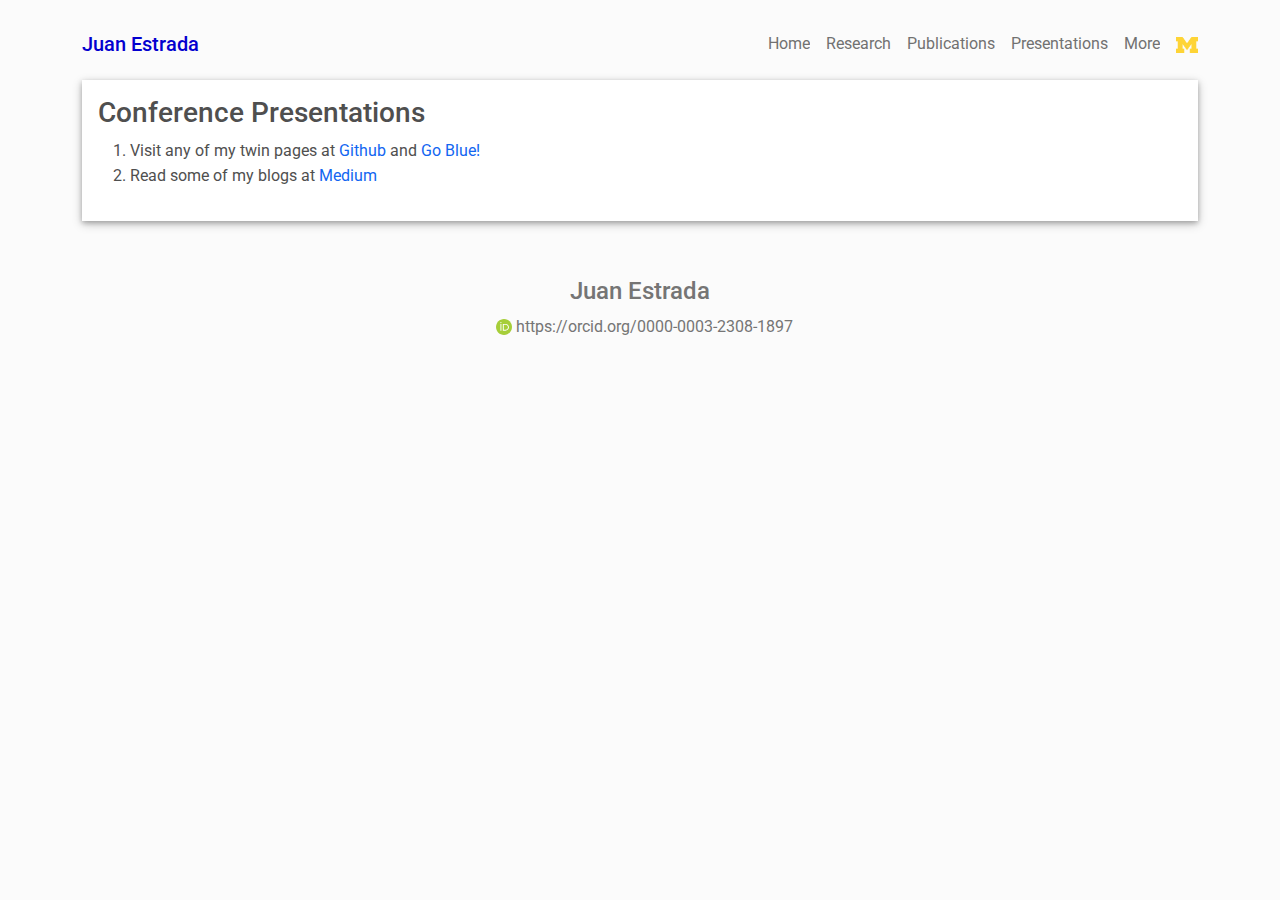
<file: more.html>
<!DOCTYPE html>
<html lang="en-US">
  <head>
    <meta charset="UTF-8">
    <meta http-equiv="X-UA-Compatible" content="IE=edge">
    <meta name="viewport" content="width=device-width, initial-scale=1">
    <title>Juan Estrada - More</title>
    <link rel="preconnect" href="https://fonts.gstatic.com" crossorigin="crossorigin"/>
    <link rel="preload" as="style" href="https://fonts.googleapis.com/css2?family=Poppins:wght@600&amp;family=Roboto:wght@300;400;500;700&amp;display=swap"/>
    <link rel="stylesheet" href="https://fonts.googleapis.com/css2?family=Poppins:wght@600&amp;family=Roboto:wght@300;400;500;700&amp;display=swap" media="print" onload="this.media='all'"/>
    <noscript>
      <link rel="stylesheet" href="https://fonts.googleapis.com/css2?family=Poppins:wght@600&amp;family=Roboto:wght@300;400;500;700&amp;display=swap"/>
    </noscript>
    <link href="css/font-awesome/css/all.min.css?ver=1.2.1" rel="stylesheet">
    <link href="css/mdb.min.css?ver=1.2.1" rel="stylesheet">
    <link href="css/aos.css?ver=1.2.1" rel="stylesheet">
    <link href="css/main.css?ver=1.2.1" rel="stylesheet">
    <link rel="icon" href="images/NFavicon.png">
    <noscript>
      <style type="text/css">
        [data-aos] {
            opacity: 1 !important;
            transform: translate(0) scale(1) !important;
        }
      </style>
    </noscript>
  </head>

  <!--Navigation header-->
  <body class="bg-light" id="top">
    <header class="d-print-none">
      <div class="container text-center text-lg-left">
        <div class="pt-4 clearfix">
          <h1 class="site-title mb-0"> <a href="index.html" style="color: #0300cf">Juan Estrada</a></h1>
          <div class="site-nav"> 
            <nav role="navigation">
              <ul class="nav justify-content-center">
                <li class="nav-item"><a class="nav-link" href="index.html" title="Home"><span class="menu-title">Home</span></a>
                </li>
                <li class="nav-item"><a class="nav-link" href="research.html" title="Research"><span class="menu-title">Research</span></a>
                </li>
                <li class="nav-item"><a class="nav-link" href="pubs.html" title="Publications"><span class="menu-title">Publications</span></a>
                </li>
                <li class="nav-item"><a class="nav-link" href="pres.html" title="Presentations"><span class="menu-title">Presentations</span></a>
                </li>
                <li class="nav-item"><a class="nav-link" href="more.html" title="More"><span class="menu-title">More</span></a>
                </li>
                <li class="nav-item"><a class="nav-link" href="https://umich.edu/" title="Umich"><span class="menu-title"><img src="images/block_m-hex.png" width="22" height="16"/></span></a>
                </li>
              </ul>
            </nav>
          </div>
        </div>
      </div>
    </header>

<!-- Initial section information-->
<div class="page-content">
<div class="container">
<div class="resume-container">

    <!--Content section-->
    <div class="shadow-1-strong bg-white my-3 p-3" id="about">
      <div class="about-section">
        <div class="row">
          <div class="col-md">
            <h3 class="h3">Conference Presentations</h3>
            <ol>
              <li>Visit any of my twin pages at <a href="https://jestradag.github.io/" title="MyTwin"><span class="menu-title">Github</span></a>  and <a href="https://www-personal.umich.edu/~juanest/" title="MyUni"><span class="menu-title">Go Blue!</span></a> </li>
              <li>Read some of my blogs at <a href="https://medium.com/@jalb.estradag" title="MyMedium"><span class="menu-title">Medium</span></a>  </li>
            </ol>
          </div>
        </div>
      </div>
    </div>

    
<!-- Footer section-->
    </div>
    <footer class="pt-4 pb-4 text-muted text-center d-print-none">
      <div class="container">
        <div class="my-3">
          <div class="h4"><a href="#top">Juan Estrada</a></div>
          <div class="footer-nav">
            <nav role="navigation">
              <ul class="nav justify-content-center">
                <a id="cy-effective-orcid-url" class="underline" href="https://orcid.org/0000-0003-2308-1897" target="orcid.widget" rel="me noopener noreferrer" style="vertical-align: top">
     <img
        src="images/ORCIDiD.svg"
        style="width: 1em; margin-inline-start: 0.5em"
        alt="ORCID iD icon"/>
      https://orcid.org/0000-0003-2308-1897
    </a>

              </ul>
            </nav>
          </div>
        </div>
      </div>
    </footer>
    <script src="scripts/mdb.min.js?ver=1.2.1"></script>
    <script src="scripts/aos.js?ver=1.2.1"></script>
    <script src="scripts/main.js?ver=1.2.1"></script>
  </body>
</html>
</file>
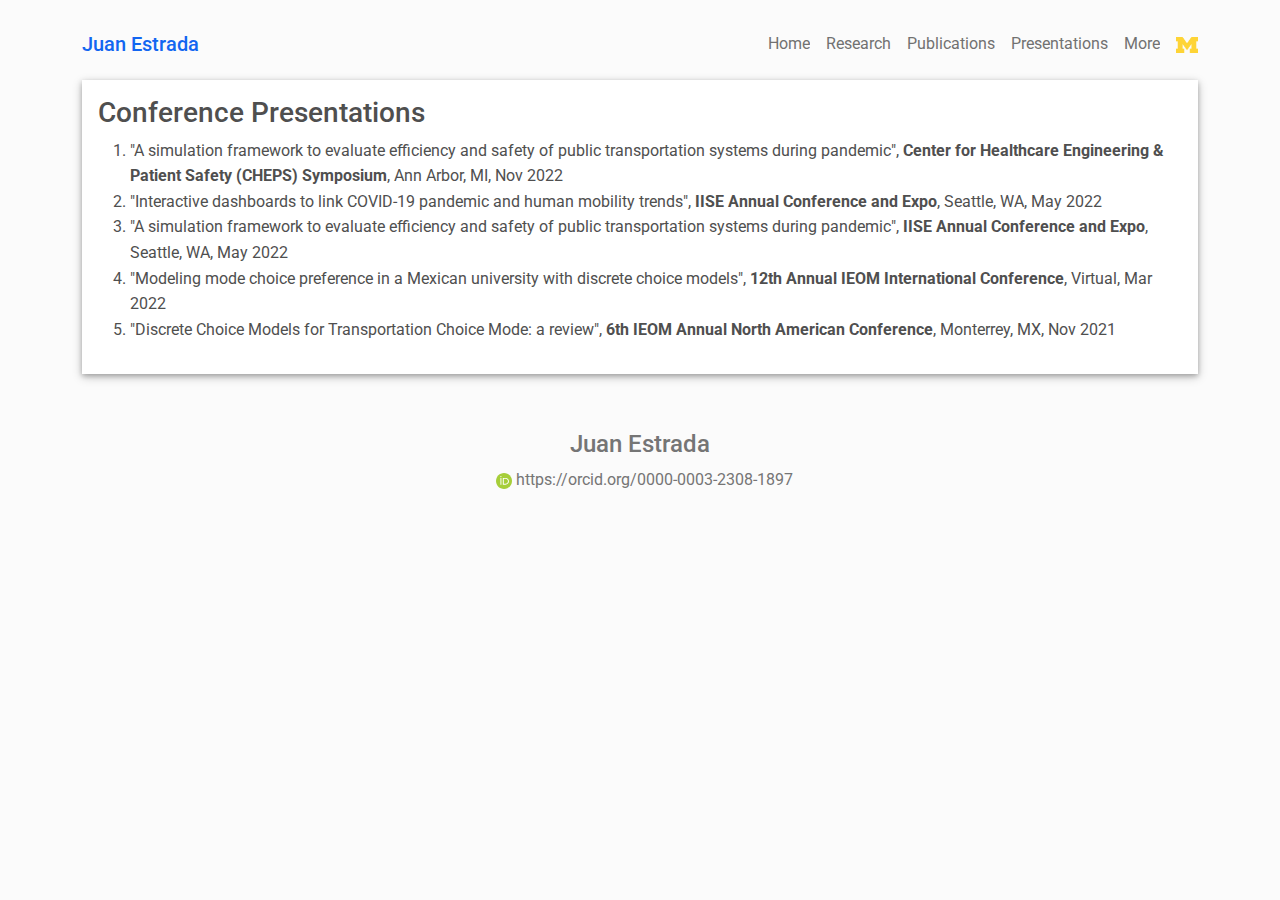
<file: pres.html>
<!DOCTYPE html>
<html lang="en-US">
  <head>
    <meta charset="UTF-8">
    <meta http-equiv="X-UA-Compatible" content="IE=edge">
    <meta name="viewport" content="width=device-width, initial-scale=1">
    <title>Juan Estrada - Presentations</title>
    <link rel="preconnect" href="https://fonts.gstatic.com" crossorigin="crossorigin"/>
    <link rel="preload" as="style" href="https://fonts.googleapis.com/css2?family=Poppins:wght@600&amp;family=Roboto:wght@300;400;500;700&amp;display=swap"/>
    <link rel="stylesheet" href="https://fonts.googleapis.com/css2?family=Poppins:wght@600&amp;family=Roboto:wght@300;400;500;700&amp;display=swap" media="print" onload="this.media='all'"/>
    <noscript>
      <link rel="stylesheet" href="https://fonts.googleapis.com/css2?family=Poppins:wght@600&amp;family=Roboto:wght@300;400;500;700&amp;display=swap"/>
    </noscript>
    <link href="css/font-awesome/css/all.min.css?ver=1.2.1" rel="stylesheet">
    <link href="css/mdb.min.css?ver=1.2.1" rel="stylesheet">
    <link href="css/aos.css?ver=1.2.1" rel="stylesheet">
    <link href="css/main.css?ver=1.2.1" rel="stylesheet">
    <link rel="icon" href="images/NFavicon.png">
    <noscript>
      <style type="text/css">
        [data-aos] {
            opacity: 1 !important;
            transform: translate(0) scale(1) !important;
        }
      </style>
    </noscript>
  </head>

  <!--Navigation header-->
  <body class="bg-light" id="top">
    <header class="d-print-none">
      <div class="container text-center text-lg-left">
        <div class="pt-4 clearfix">
          <h1 class="site-title mb-0"> <a href="index.html">Juan Estrada</a></h1>
          <div class="site-nav"> 
            <nav role="navigation">
              <ul class="nav justify-content-center">
                <li class="nav-item"><a class="nav-link" href="index.html" title="Home"><span class="menu-title">Home</span></a>
                </li>
                <li class="nav-item"><a class="nav-link" href="research.html" title="Research"><span class="menu-title">Research</span></a>
                </li>
                <li class="nav-item"><a class="nav-link" href="pubs.html" title="Publications"><span class="menu-title">Publications</span></a>
                </li>
                <li class="nav-item"><a class="nav-link" href="pres.html" title="Presentations"><span class="menu-title">Presentations</span></a>
                </li>
                <li class="nav-item"><a class="nav-link" href="more.html" title="More"><span class="menu-title">More</span></a>
                </li>
                <li class="nav-item"><a class="nav-link" href="https://umich.edu/" title="Umich"><span class="menu-title"><img src="images/block_m-hex.png" width="22" height="16"/></span></a>
                </li>
              </ul>
            </nav>
          </div>
        </div>
      </div>
    </header>

<!-- Initial section information-->
<div class="page-content">
<div class="container">
<div class="resume-container">

    <!--Content section-->
    <div class="shadow-1-strong bg-white my-3 p-3" id="about">
      <div class="about-section">
        <div class="row">
          <div class="col-md">
            <h3 class="h3">Conference Presentations</h3>
            <ol>
              <li>"A simulation framework to evaluate efficiency and safety of public transportation systems during pandemic", <b>Center for Healthcare Engineering & Patient Safety (CHEPS) Symposium</b>, Ann Arbor, MI, Nov 2022</li>
              <li>"Interactive dashboards to link COVID-19 pandemic and human mobility trends", <b>IISE Annual Conference and Expo</b>, Seattle, WA, May 2022</li>
              <li>"A simulation framework to evaluate efficiency and safety of public transportation systems during pandemic", <b>IISE Annual Conference and Expo</b>, Seattle, WA, May 2022</li>
              <li>"Modeling mode choice preference in a Mexican university with discrete choice models", <b>12th Annual IEOM International Conference</b>, Virtual, Mar 2022</li>
              <li>"Discrete Choice Models for Transportation Choice Mode: a review", <b>6th IEOM Annual North American Conference</b>, Monterrey, MX, Nov 2021</li>
            </ol>
          </div>
        </div>
      </div>
    </div>

    

<!-- Footer section-->
    </div>
    <footer class="pt-4 pb-4 text-muted text-center d-print-none">
      <div class="container">
        <div class="my-3">
          <div class="h4"><a href="#top">Juan Estrada</a></div>
          <div class="footer-nav">
            <nav role="navigation">
              <ul class="nav justify-content-center">
                <a id="cy-effective-orcid-url" class="underline" href="https://orcid.org/0000-0003-2308-1897" target="orcid.widget" rel="me noopener noreferrer" style="vertical-align: top">
     <img
        src="images/ORCIDiD.svg"
        style="width: 1em; margin-inline-start: 0.5em"
        alt="ORCID iD icon"/>
      https://orcid.org/0000-0003-2308-1897
    </a>

              </ul>
            </nav>
          </div>
        </div>
      </div>
    </footer>
    <script src="scripts/mdb.min.js?ver=1.2.1"></script>
    <script src="scripts/aos.js?ver=1.2.1"></script>
    <script src="scripts/main.js?ver=1.2.1"></script>
  </body>
</html>
</file>
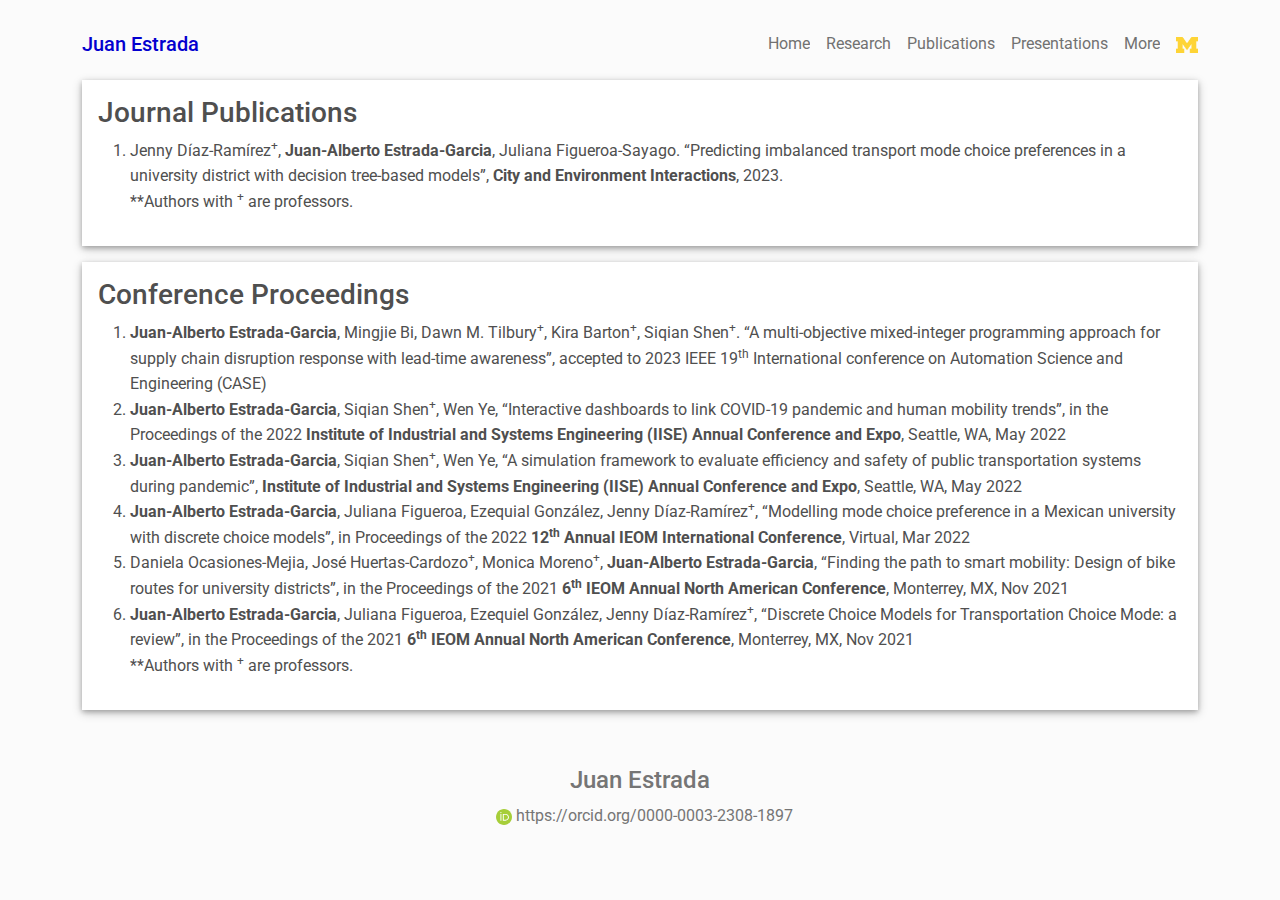
<file: pubs.html>
<!DOCTYPE html>
<html lang="en-US">
  <head>
    <meta charset="UTF-8">
    <meta http-equiv="X-UA-Compatible" content="IE=edge">
    <meta name="viewport" content="width=device-width, initial-scale=1">
    <title>Juan Estrada - Publications</title>
    <link rel="preconnect" href="https://fonts.gstatic.com" crossorigin="crossorigin"/>
    <link rel="preload" as="style" href="https://fonts.googleapis.com/css2?family=Poppins:wght@600&amp;family=Roboto:wght@300;400;500;700&amp;display=swap"/>
    <link rel="stylesheet" href="https://fonts.googleapis.com/css2?family=Poppins:wght@600&amp;family=Roboto:wght@300;400;500;700&amp;display=swap" media="print" onload="this.media='all'"/>
    <noscript>
      <link rel="stylesheet" href="https://fonts.googleapis.com/css2?family=Poppins:wght@600&amp;family=Roboto:wght@300;400;500;700&amp;display=swap"/>
    </noscript>
    <link href="css/font-awesome/css/all.min.css?ver=1.2.1" rel="stylesheet">
    <link href="css/mdb.min.css?ver=1.2.1" rel="stylesheet">
    <link href="css/aos.css?ver=1.2.1" rel="stylesheet">
    <link href="css/main.css?ver=1.2.1" rel="stylesheet">
    <link rel="icon" href="images/NFavicon.png">
    <noscript>
      <style type="text/css">
        [data-aos] {
            opacity: 1 !important;
            transform: translate(0) scale(1) !important;
        }
      </style>
    </noscript>
  </head>

  <!--Navigation header-->
  <body class="bg-light" id="top">
    <header class="d-print-none">
      <div class="container text-center text-lg-left">
        <div class="pt-4 clearfix">
          <h1 class="site-title mb-0"> <a href="index.html" style="color: #0300cf">Juan Estrada</a></h1>
          <div class="site-nav"> 
            <nav role="navigation">
              <ul class="nav justify-content-center">
                <li class="nav-item"><a class="nav-link" href="index.html" title="Home"><span class="menu-title">Home</span></a>
                </li>
                <li class="nav-item"><a class="nav-link" href="research.html" title="Research"><span class="menu-title">Research</span></a>
                </li>
                <li class="nav-item"><a class="nav-link" href="pubs.html" title="Publications"><span class="menu-title">Publications</span></a>
                </li>
                <li class="nav-item"><a class="nav-link" href="pres.html" title="Presentations"><span class="menu-title">Presentations</span></a>
                </li>
                <li class="nav-item"><a class="nav-link" href="more.html" title="More"><span class="menu-title">More</span></a>
                </li>
                <li class="nav-item"><a class="nav-link" href="https://umich.edu/" title="Umich"><span class="menu-title"><img src="images/block_m-hex.png" width="22" height="16"/></span></a>
                </li>
              </ul>
            </nav>
          </div>
        </div>
      </div>
    </header>

<!-- Initial section information-->
<div class="page-content">
<div class="container">
<div class="resume-container">

    <!--Content section-->
    <div class="shadow-1-strong bg-white my-3 p-3" id="about">
      <div class="about-section">
        <div class="row">
          <div class="col-md">
            <h3 class="h3">Journal Publications</h3>
            <ol>
            
              <li>Jenny Díaz-Ramírez<sup>+</sup>, <b>Juan-Alberto Estrada-Garcia</b>, Juliana Figueroa-Sayago. “Predicting imbalanced transport mode choice preferences in a university district with decision tree-based models”, <b>City and Environment Interactions</b>, 2023.</li>
            **Authors with <sup>+</sup> are professors.
            </ol>
          </div>
        </div>
      </div>
    </div>

 <!--Content section-->
    <div class="shadow-1-strong bg-white my-3 p-3" id="about">
      <div class="about-section">
        <div class="row">
          <div class="col-md">
            <h3 class="h3">Conference Proceedings</h3>
            <ol>
            <li><b>Juan-Alberto Estrada-Garcia</b>, Mingjie Bi, Dawn M. Tilbury<sup>+</sup>, Kira Barton<sup>+</sup>, Siqian Shen<sup>+</sup>. “A multi-objective mixed-integer programming approach for supply chain disruption response with lead-time awareness”, accepted to 2023 IEEE 19<sup>th</sup> International conference on Automation Science and Engineering (CASE)</li>
              <li><b>Juan-Alberto Estrada-Garcia</b>, Siqian Shen<sup>+</sup>, Wen Ye, “Interactive dashboards to link COVID-19 pandemic and human mobility trends”, in the Proceedings of the 2022 <b>Institute of Industrial and Systems Engineering (IISE) Annual Conference and Expo</b>, Seattle, WA, May 2022</li>
              <li><b>Juan-Alberto Estrada-Garcia</b>, Siqian Shen<sup>+</sup>, Wen Ye, “A simulation framework to evaluate efficiency and safety of public transportation systems during pandemic”, <b>Institute of Industrial and Systems Engineering (IISE) Annual Conference and Expo</b>, Seattle, WA, May 2022</li>
              <li><b>Juan-Alberto Estrada-Garcia</b>, Juliana Figueroa, Ezequial González, Jenny Díaz-Ramírez<sup>+</sup>, “Modelling mode choice preference in a Mexican university with discrete choice models”, in Proceedings of the 2022 <b>12<sup>th</sup> Annual IEOM International Conference</b>, Virtual, Mar 2022</li>
              <li>Daniela Ocasiones-Mejia, José Huertas-Cardozo<sup>+</sup>, Monica Moreno<sup>+</sup>, <b>Juan-Alberto Estrada-Garcia</b>, “Finding the path to smart mobility: Design of bike routes for university districts”, in the Proceedings of the 2021 <b>6<sup>th</sup> IEOM Annual North American Conference</b>, Monterrey, MX, Nov 2021</li>
              <li><b>Juan-Alberto Estrada-Garcia</b>, Juliana Figueroa, Ezequiel González, Jenny Díaz-Ramírez<sup>+</sup>, “Discrete Choice Models for Transportation Choice Mode: a review”, in the Proceedings of the 2021 <b>6<sup>th</sup> IEOM Annual North American Conference</b>, Monterrey, MX, Nov 2021</li>
                **Authors with <sup>+</sup> are professors.
            </ol>
          </div>
        </div>
      </div>
    </div>

    

<!-- Footer section-->
    </div>
    <footer class="pt-4 pb-4 text-muted text-center d-print-none">
      <div class="container">
        <div class="my-3">
          <div class="h4"><a href="#top">Juan Estrada</a></div>
          <div class="footer-nav">
            <nav role="navigation">
              <ul class="nav justify-content-center">
                <a id="cy-effective-orcid-url" class="underline" href="https://orcid.org/0000-0003-2308-1897" target="orcid.widget" rel="me noopener noreferrer" style="vertical-align: top">
     <img
        src="images/ORCIDiD.svg"
        style="width: 1em; margin-inline-start: 0.5em"
        alt="ORCID iD icon"/>
      https://orcid.org/0000-0003-2308-1897
    </a>

              </ul>
            </nav>
          </div>
        </div>
      </div>
    </footer>

    <script src="scripts/mdb.min.js?ver=1.2.1"></script>
    <script src="scripts/aos.js?ver=1.2.1"></script>
    <script src="scripts/main.js?ver=1.2.1"></script>
  </body>
</html>
</file>
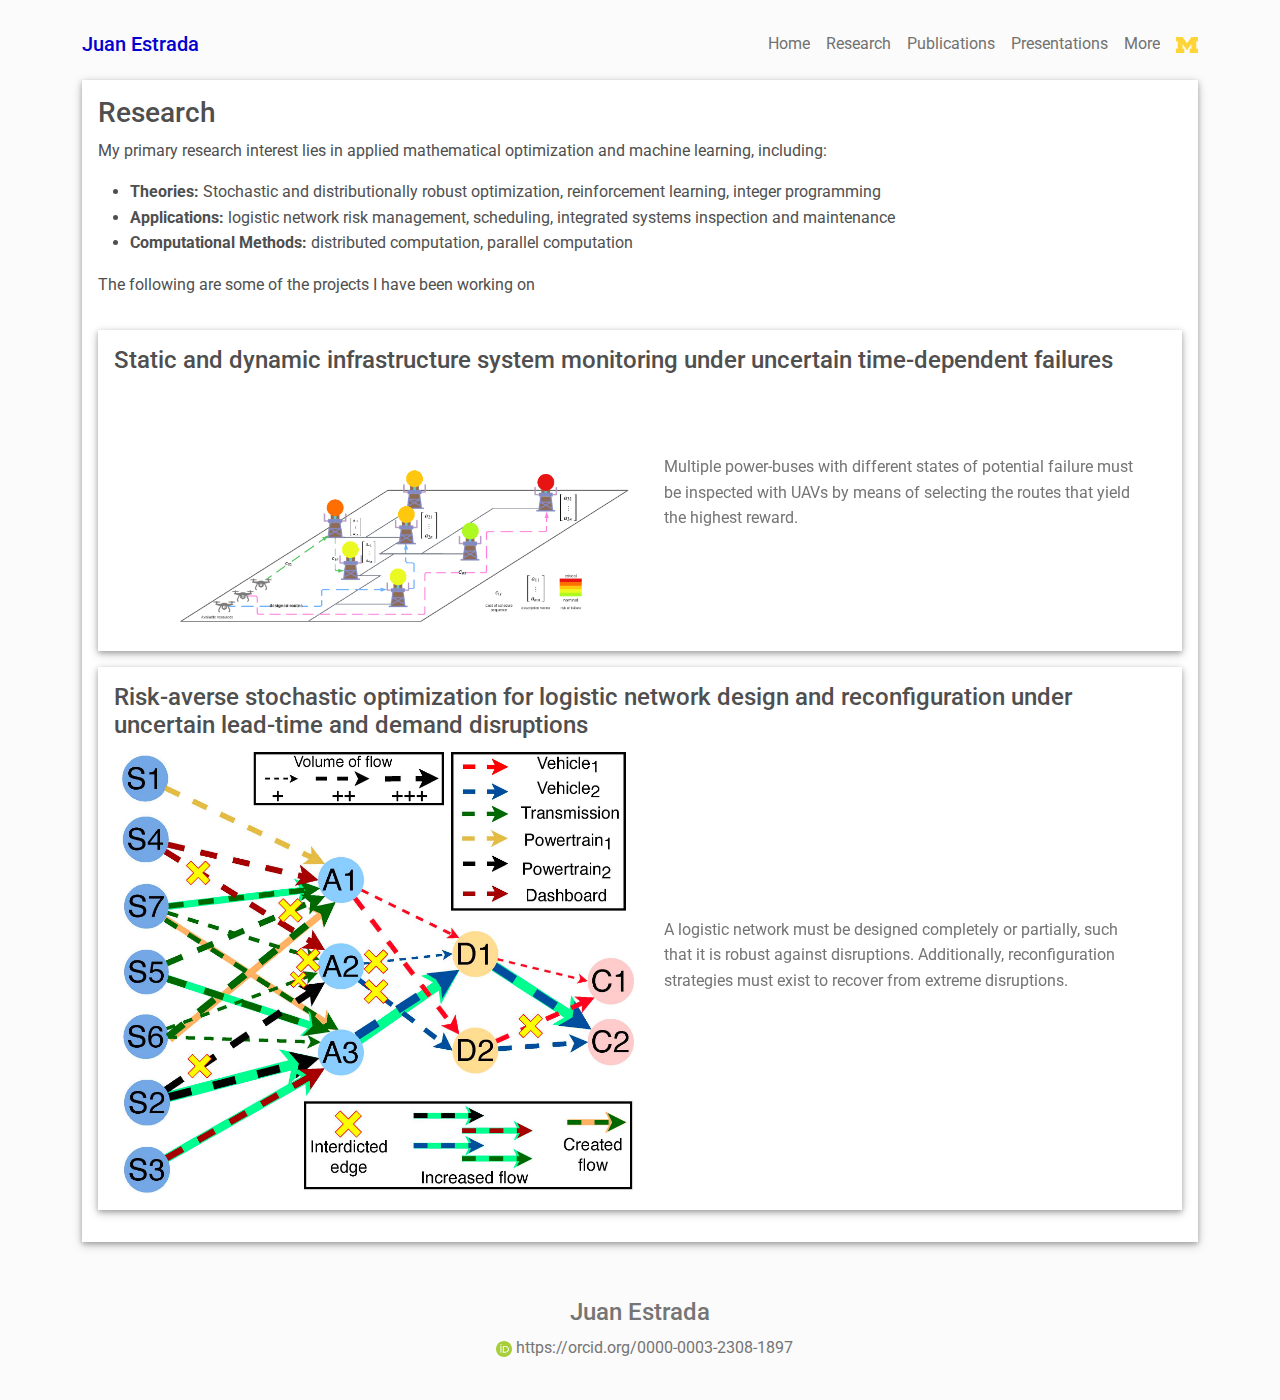
<file: research.html>
<!DOCTYPE html>
<html lang="en-US">
  <head>
    <meta charset="UTF-8">
    <meta http-equiv="X-UA-Compatible" content="IE=edge">
    <meta name="viewport" content="width=device-width, initial-scale=1">
    <title>Juan Estrada - Research</title>
    <link rel="preconnect" href="https://fonts.gstatic.com" crossorigin="crossorigin"/>
    <link rel="preload" as="style" href="https://fonts.googleapis.com/css2?family=Poppins:wght@600&amp;family=Roboto:wght@300;400;500;700&amp;display=swap"/>
    <link rel="stylesheet" href="https://fonts.googleapis.com/css2?family=Poppins:wght@600&amp;family=Roboto:wght@300;400;500;700&amp;display=swap" media="print" onload="this.media='all'"/>
    <noscript>
      <link rel="stylesheet" href="https://fonts.googleapis.com/css2?family=Poppins:wght@600&amp;family=Roboto:wght@300;400;500;700&amp;display=swap"/>
    </noscript>
    <link href="css/font-awesome/css/all.min.css?ver=1.2.1" rel="stylesheet">
    <link href="css/mdb.min.css?ver=1.2.1" rel="stylesheet">
    <link href="css/aos.css?ver=1.2.1" rel="stylesheet">
    <link href="css/main.css?ver=1.2.1" rel="stylesheet">
    <link rel="icon" href="images/NFavicon.png">
    <noscript>
      <style type="text/css">
        [data-aos] {
            opacity: 1 !important;
            transform: translate(0) scale(1) !important;
        }
      </style>
    </noscript>
  </head>

  <!--Navigation header-->
  <body class="bg-light" id="top">
    <header class="d-print-none">
      <div class="container text-center text-lg-left">
        <div class="pt-4 clearfix">
          <h1 class="site-title mb-0"> <a href="index.html" style="color: #0300cf">Juan Estrada</a></h1>
          <div class="site-nav"> 
            <nav role="navigation">
              <ul class="nav justify-content-center">
                <li class="nav-item"><a class="nav-link" href="index.html" title="Home"><span class="menu-title">Home</span></a>
                </li>
                <li class="nav-item"><a class="nav-link" href="research.html" title="Research"><span class="menu-title">Research</span></a>
                </li>
                <li class="nav-item"><a class="nav-link" href="pubs.html" title="Publications"><span class="menu-title">Publications</span></a>
                </li>
                <li class="nav-item"><a class="nav-link" href="pres.html" title="Presentations"><span class="menu-title">Presentations</span></a>
                </li>
                <li class="nav-item"><a class="nav-link" href="more.html" title="More"><span class="menu-title">More</span></a>
                </li>
                <li class="nav-item"><a class="nav-link" href="https://umich.edu/" title="Umich"><span class="menu-title"><img src="images/block_m-hex.png" width="22" height="16"/></span></a>
                </li>
              </ul>
            </nav>
          </div>
        </div>
      </div>
    </header>

<!-- Initial section information-->
<div class="page-content">
<div class="container">
<div class="resume-container">

    <!--Content section-->
    <div class="shadow-1-strong bg-white my-3 p-3" id="about">
      <div class="about-section">
        <div class="row">
          <div class="col-md">
            <h3 class="h3">Research</h3>
            <p>My primary research interest lies in applied mathematical optimization and machine learning, including:
              <ul>
                <li><b>Theories: </b>Stochastic and distributionally robust optimization, reinforcement learning, integer programming</li>
                <li><b>Applications: </b> logistic network risk management,  scheduling, integrated systems inspection and maintenance</li>
                <li><b>Computational Methods: </b> distributed computation, parallel computation</li>
              </ul>
            </p>
            <p>The following are some of the projects I have been working on</p>
          </div>
        </div>
      </div>

    <!-- Project section-->
    <div class="shadow-1-strong bg-white my-3 p-3 d-print-none" id="portfolio">
      <div class="portfolio-section">
        <h4>Static and dynamic infrastructure system monitoring under uncertain time-dependent failures</h4>
        <div class="row g-0">
          <div class="col-md-6"><a href="http://www-personal.umich.edu/~juanest/research.html" target="_blank"><img class="img-fluid" src="images/ProposalGraph.png" width="800" height="500"/></a></div>
          <div class="col-md-6 d-flex align-items-center" data-aos="fade-left" data-aos-delay="100">
            <div class="m-4 mt-md-2">
              <p class="text-muted">Multiple power-buses with different states of potential failure must be inspected with UAVs by means of selecting the routes that yield the highest reward.</p>
            </div>
          </div>
        </div>
      </div>  
    </div>
      
     <div class="shadow-1-strong bg-white my-3 p-3 d-print-none" id="portfolio">
      <div class="portfolio-section">
        <h4>Risk-averse stochastic optimization for logistic network design and reconfiguration under uncertain lead-time and demand disruptions</h4>
        <div class="row g-0">
          <div class="col-md-6"><a href="http://www-personal.umich.edu/~juanest/research.html" target="_blank"><img class="img-fluid" src="images/Project_2.jpg" width="600" height="500"/></a></div>
          <div class="col-md-6 d-flex align-items-center" data-aos="fade-left" data-aos-delay="100">
            <div class="m-4 mt-md-2">
              <p class="text-muted">A  logistic network must be designed completely or partially, such that it is robust against disruptions. Additionally, reconfiguration strategies must exist to recover from extreme disruptions.</p>
            </div>
          </div>
        </div>
      </div>  
    </div>
<!-- Footer section-->
    </div>
    <footer class="pt-4 pb-4 text-muted text-center d-print-none">
      <div class="container">
        <div class="my-3">
          <div class="h4"><a href="#top">Juan Estrada</a></div>
          <div class="footer-nav">
            <nav role="navigation">
              <ul class="nav justify-content-center">
                <a id="cy-effective-orcid-url" class="underline" href="https://orcid.org/0000-0003-2308-1897" target="orcid.widget" rel="me noopener noreferrer" style="vertical-align: top">
     <img
        src="images/ORCIDiD.svg"
        style="width: 1em; margin-inline-start: 0.5em"
        alt="ORCID iD icon"/>
      https://orcid.org/0000-0003-2308-1897
    </a>

              </ul>
            </nav>
          </div>
        </div>
      </div>
    </footer>

    <script src="scripts/mdb.min.js?ver=1.2.1"></script>
    <script src="scripts/aos.js?ver=1.2.1"></script>
    <script src="scripts/main.js?ver=1.2.1"></script>
  </body>
</html>
</file>
<file: css/main.css>
/* Timeline custom component */
.timeline-card {
  position: relative;
  margin-left: 16px; }

.timeline-card:before {
  content: '';
  display: inline-block;
  position: absolute;
  background-color: rgb(0, 0, 0);
  border-radius: 100%;
  width: 24px;
  height: 24px;
  top: 16px;
  left: -12px;
  border: 5px solid;
  z-index: 2; }

.timeline-body {
  border-left: 2px solid #E6E9ED; }

.timeline-card-primary:before {
  border-color: var(--bs-primary); }

.timeline-card-info:before {
  border-color: var(--bs-info); }

.timeline-card-secondary:before {
  border-color: var(--bs-secondary); }

.timeline-card-success:before {
  border-color: var(--bs-teal); }

html {
  scroll-behavior: smooth; }

html, body {
  overflow-x: hidden; }

.container {
  max-width: 1140px; }

.site-title {
  font-size: 1.25rem;
  line-height: 2.5rem; }

.nav-link {
  padding: 0;
  font-size: 1rem;
  line-height: 2.5rem;
  color: inherit;
  opacity: 0.8; }

.header-social .nav-link {
  font-size: 1.25rem; 
  color: inherit}

.nav-link:hover,
.nav-link:focus {
  color: inherit;
  opacity: 1; }

.nav-item + .nav-item {
  margin-left: 1rem; }

/* Aqui se cambia el alto de la caja de color */
.cover {
  height: 600px; }

.cover > img {
  -o-object-fit: cover;
     object-fit: cover;
  width: auto; }

.progress-bar {
  text-transform: uppercase;
  font-size: 10px;
  letter-spacing: 1px; }

.text-small {
  font-size: 0.85rem; }

.text-teal {
  color: var(--bs-teal); }

footer a:not(.nav-link) {
  color: inherit;
  border-bottom: none;
  text-decoration: none;
  cursor: pointer; }

@media (min-width: 48em) {
  .site-title {
    float: left; }
  .site-nav {
    float: right; } }

@media (max-width: 767px) {
  /* disable animations on mobile */
  [data-aos] {
    opacity: 1 !important;
    transform: translate(0) scale(1) !important; }
  .p-5 {
    padding: 2.5rem 2rem !important; }
  .portfolio-section .m-5 {
    margin: 2rem 0 1rem !important; }
  .portfolio-reverse {
    flex-direction: column-reverse; }
  .portfolio-reverse .text-end {
    text-align: start !important; } }

@media print {
  [data-aos] {
    opacity: 1 !important;
    transform: translate(0) scale(1) !important; }
  body.bg-light {
    background-color: rgb(0, 0, 0) !important; }
  .container {
    width: auto;
    max-width: 100%;
    padding: 0; }
  .cover {
    height: 1400px;
    margin-bottom: 0rem; }
  .cover > img {
    display: none; }
  .shadow-1-strong {
    box-shadow: none !important; }
  .resume-container > .my {
    margin: 0 !important; }
  .my.p {
    padding: 0rem 0 !important; }
  .about-section {
    padding: 0 !important; }
  .skills-section,
  .work-experience-section,
  .education-section,
  .portfolio-section,
  .reference-section,
  .contact-section {
    padding: 0 !important; }
  .page-break {
    padding-top: 0rem;
    page-break-before: always; } }
</file>
